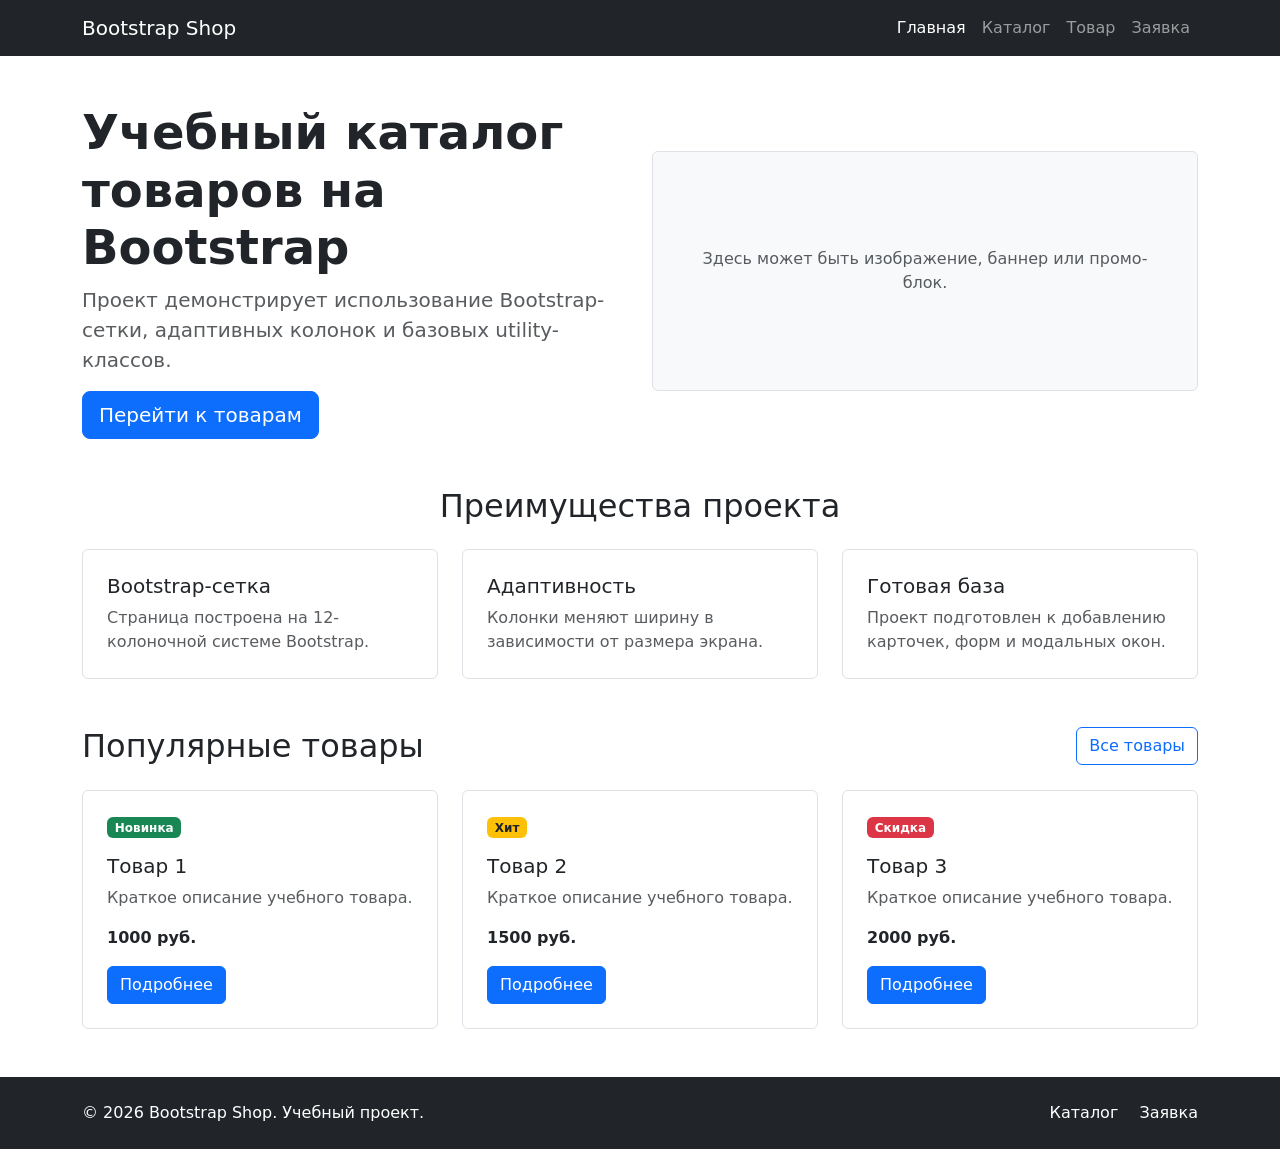
<file: index.html>
﻿<!DOCTYPE html>
<html lang="ru">
<head>
  <meta charset="UTF-8">
  <meta name="viewport" content="width=device-width, initial-scale=1.0">
  <meta name="description" content="Главная страница учебного интернет-магазина на Bootstrap.">
  <title>Bootstrap Shop – Главная</title>
  <!-- Подключение Bootstrap CSS через CDN -->
  <link href="https://cdn.jsdelivr.net/npm/bootstrap@5.3.3/dist/css/bootstrap.min.css" rel="stylesheet">
  <!-- Подключение собственных стилей -->
  <link rel="stylesheet" href="css/custom.css">
  <meta property="og:title" content="Bootstrap Shop – index.html">
  <meta property="og:type" content="website">
  <meta property="og:url" content="https://wqertyhju.github.io/kr2-bootstrap-shop/">
  <link rel="canonical" href="https://wqertyhju.github.io/kr2-bootstrap-shop/">
</head>
<body>

  <!-- Шапка с навигацией (базовый navbar) -->
  <nav class="navbar navbar-expand-lg navbar-dark bg-dark">
    <div class="container">
      <a class="navbar-brand" href="index.html">Bootstrap Shop</a>
      <button class="navbar-toggler" type="button" data-bs-toggle="collapse" data-bs-target="#mainNavbar" aria-controls="mainNavbar" aria-expanded="false" aria-label="Переключить навигацию">
        <span class="navbar-toggler-icon"></span>
      </button>
      <div class="collapse navbar-collapse" id="mainNavbar">
        <ul class="navbar-nav ms-auto">
          <li class="nav-item"><a class="nav-link active" href="index.html">Главная</a></li>
          <li class="nav-item"><a class="nav-link" href="catalog.html">Каталог</a></li>
          <li class="nav-item"><a class="nav-link" href="product.html">Товар</a></li>
          <li class="nav-item"><a class="nav-link" href="order.html">Заявка</a></li>
        </ul>
      </div>
    </div>
  </nav>

  <!-- Hero-блок на Bootstrap-сетке -->
  <main>
    <section class="container my-5">
      <div class="row align-items-center g-4">
        <div class="col-12 col-lg-6">
          <h1 class="display-5 fw-bold">Учебный каталог товаров на Bootstrap</h1>
          <p class="lead text-muted">
            Проект демонстрирует использование Bootstrap-сетки, адаптивных колонок и базовых utility-классов.
          </p>
          <a class="btn btn-primary btn-lg" href="#popular">Перейти к товарам</a>
        </div>
        <div class="col-12 col-lg-6">
          <div class="p-5 bg-light border rounded text-center placeholder-box">
            <p class="mb-0 text-muted">Здесь может быть изображение, баннер или промо-блок.</p>
          </div>
        </div>
      </div>
    </section>

    <!-- Блок преимуществ -->
    <section class="container my-5">
      <h2 class="text-center mb-4">Преимущества проекта</h2>
      <div class="row g-4">
        <div class="col-12 col-md-4">
          <div class="p-4 border rounded h-100 bg-white">
            <h3 class="h5">Bootstrap-сетка</h3>
            <p class="mb-0 text-muted">Страница построена на 12-колоночной системе Bootstrap.</p>
          </div>
        </div>
        <div class="col-12 col-md-4">
          <div class="p-4 border rounded h-100 bg-white">
            <h3 class="h5">Адаптивность</h3>
            <p class="mb-0 text-muted">Колонки меняют ширину в зависимости от размера экрана.</p>
          </div>
        </div>
        <div class="col-12 col-md-4">
          <div class="p-4 border rounded h-100 bg-white">
            <h3 class="h5">Готовая база</h3>
            <p class="mb-0 text-muted">Проект подготовлен к добавлению карточек, форм и модальных окон.</p>
          </div>
        </div>
      </div>
    </section>

    <!-- Блок популярных товаров -->
    <section class="container my-5" id="popular">
      <div class="d-flex justify-content-between align-items-center mb-4">
        <h2 class="mb-0">Популярные товары</h2>
        <a class="btn btn-outline-primary" href="catalog.html">Все товары</a>
      </div>
      <div class="row g-4">
        <!-- Карточка 1 -->
        <div class="col-12 col-md-6 col-lg-4">
          <div class="border rounded h-100 p-4">
            <span class="badge bg-success mb-3">Новинка</span>
            <h3 class="h5">Товар 1</h3>
            <p class="text-muted">Краткое описание учебного товара.</p>
            <p class="fw-bold mb-3">1000 руб.</p>
            <a class="btn btn-primary" href="product.html">Подробнее</a>
          </div>
        </div>
        <!-- Карточка 2 -->
        <div class="col-12 col-md-6 col-lg-4">
          <div class="border rounded h-100 p-4">
            <span class="badge bg-warning text-dark mb-3">Хит</span>
            <h3 class="h5">Товар 2</h3>
            <p class="text-muted">Краткое описание учебного товара.</p>
            <p class="fw-bold mb-3">1500 руб.</p>
            <a class="btn btn-primary" href="product.html">Подробнее</a>
          </div>
        </div>
        <!-- Карточка 3 -->
        <div class="col-12 col-md-6 col-lg-4">
          <div class="border rounded h-100 p-4">
            <span class="badge bg-danger mb-3">Скидка</span>
            <h3 class="h5">Товар 3</h3>
            <p class="text-muted">Краткое описание учебного товара.</p>
            <p class="fw-bold mb-3">2000 руб.</p>
            <a class="btn btn-primary" href="product.html">Подробнее</a>
          </div>
        </div>
      </div>
    </section>
  </main>

  <!-- Подвал -->
  <footer class="bg-dark text-white py-4 mt-5">
    <div class="container">
      <div class="row align-items-center g-3">
        <div class="col-12 col-md-6">
          <p class="mb-0">&copy; 2026 Bootstrap Shop. Учебный проект.</p>
        </div>
        <div class="col-12 col-md-6 text-md-end">
          <a class="text-white text-decoration-none me-3" href="catalog.html">Каталог</a>
          <a class="text-white text-decoration-none" href="order.html">Заявка</a>
        </div>
      </div>
    </div>
  </footer>

  <!-- Подключение Bootstrap JS Bundle (для работы мобильного меню) -->
  <script src="https://cdn.jsdelivr.net/npm/bootstrap@5.3.3/dist/js/bootstrap.bundle.min.js"></script>
</body>
</html>
</file>
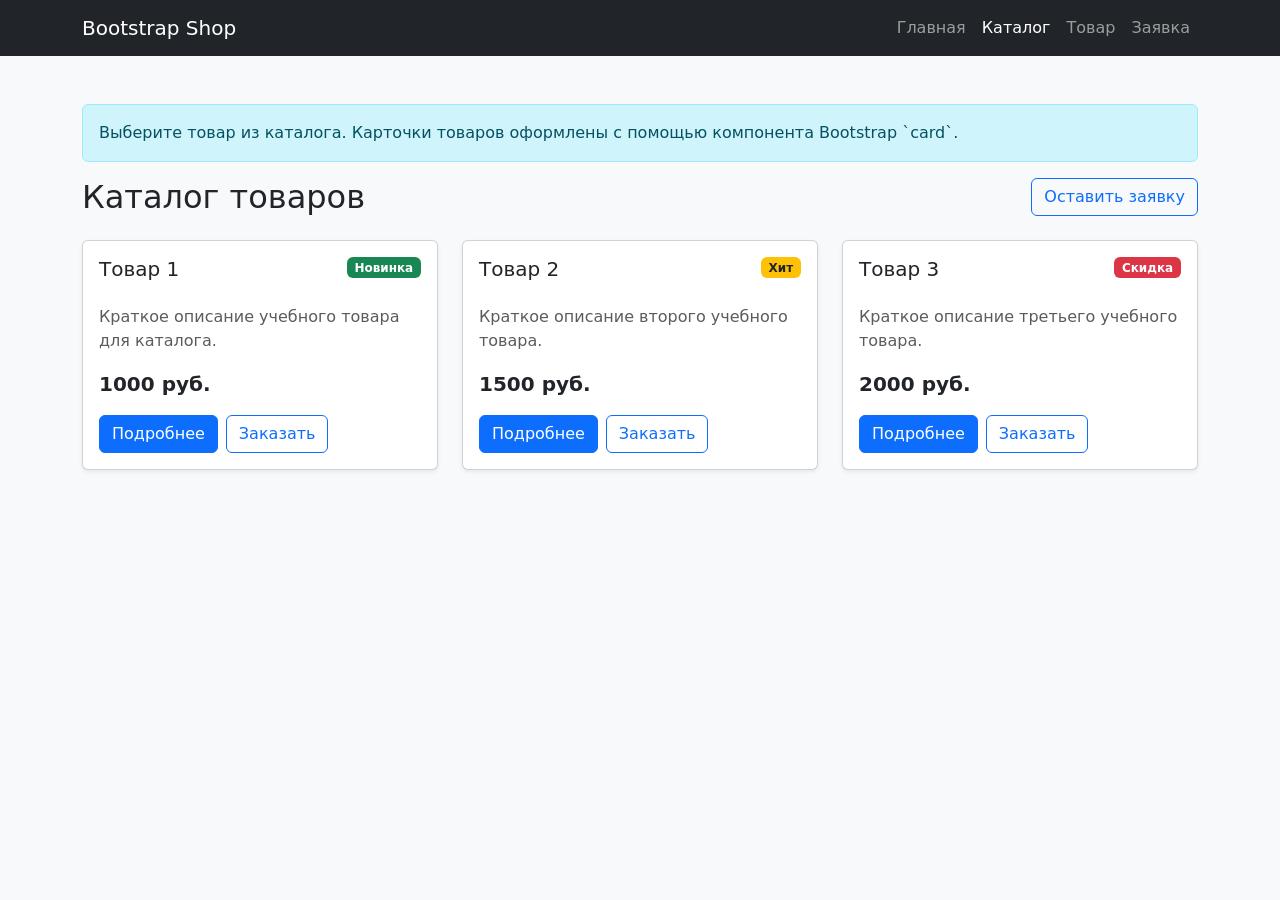
<file: catalog.html>
﻿<!DOCTYPE html>
<html lang="ru">
<head>
  <meta charset="UTF-8">
  <meta name="viewport" content="width=device-width, initial-scale=1.0">
  <meta name="description" content="Каталог товаров учебного интернет-магазина на Bootstrap.">
  <title>Каталог – Bootstrap Shop</title>
  <link href="https://cdn.jsdelivr.net/npm/bootstrap@5.3.3/dist/css/bootstrap.min.css" rel="stylesheet">
  <link rel="stylesheet" href="css/custom.css">
  <meta property="og:title" content="Bootstrap Shop – catalog.html">
  <meta property="og:type" content="website">
  <meta property="og:url" content="https://wqertyhju.github.io/kr2-bootstrap-shop/catalog.html">
  <link rel="canonical" href="https://wqertyhju.github.io/kr2-bootstrap-shop/catalog.html">
</head>
<body class="bg-light">

  <!-- Единая навигация -->
  <nav class="navbar navbar-expand-lg navbar-dark bg-dark">
    <div class="container">
      <a class="navbar-brand" href="index.html">Bootstrap Shop</a>
      <button class="navbar-toggler" type="button" data-bs-toggle="collapse" data-bs-target="#mainNavbar">
        <span class="navbar-toggler-icon"></span>
      </button>
      <div class="collapse navbar-collapse" id="mainNavbar">
        <ul class="navbar-nav ms-auto">
          <li class="nav-item"><a class="nav-link" href="index.html">Главная</a></li>
          <li class="nav-item"><a class="nav-link active" href="catalog.html">Каталог</a></li>
          <li class="nav-item"><a class="nav-link" href="product.html">Товар</a></li>
          <li class="nav-item"><a class="nav-link" href="order.html">Заявка</a></li>
        </ul>
      </div>
    </div>
  </nav>

  <main class="container my-5">
    <div class="alert alert-info" role="alert">
      Выберите товар из каталога. Карточки товаров оформлены с помощью компонента Bootstrap `card`.
    </div>

    <div class="d-flex justify-content-between align-items-center mb-4">
      <h1 class="h2 mb-0">Каталог товаров</h1>
      <a class="btn btn-outline-primary" href="order.html">Оставить заявку</a>
    </div>

    <div class="row g-4">
      <!-- Карточка 1 -->
      <div class="col-12 col-md-6 col-lg-4">
        <div class="card h-100 shadow-sm">
          <div class="card-body d-flex flex-column">
            <div class="d-flex justify-content-between align-items-start mb-3">
              <h2 class="card-title h5">Товар 1</h2>
              <span class="badge bg-success">Новинка</span>
            </div>
            <p class="card-text text-muted">Краткое описание учебного товара для каталога.</p>
            <p class="fw-bold fs-5 mt-auto">1000 руб.</p>
            <div class="d-flex gap-2">
              <a class="btn btn-primary" href="product.html">Подробнее</a>
              <button class="btn btn-outline-primary" type="button" data-bs-toggle="modal" data-bs-target="#orderModal">Заказать</button>
            </div>
          </div>
        </div>
      </div>

      <!-- Карточка 2 -->
      <div class="col-12 col-md-6 col-lg-4">
        <div class="card h-100 shadow-sm">
          <div class="card-body d-flex flex-column">
            <div class="d-flex justify-content-between align-items-start mb-3">
              <h2 class="card-title h5">Товар 2</h2>
              <span class="badge bg-warning text-dark">Хит</span>
            </div>
            <p class="card-text text-muted">Краткое описание второго учебного товара.</p>
            <p class="fw-bold fs-5 mt-auto">1500 руб.</p>
            <div class="d-flex gap-2">
              <a class="btn btn-primary" href="product.html">Подробнее</a>
              <button class="btn btn-outline-primary" type="button" data-bs-toggle="modal" data-bs-target="#orderModal">Заказать</button>
            </div>
          </div>
        </div>
      </div>

      <!-- Карточка 3 -->
      <div class="col-12 col-md-6 col-lg-4">
        <div class="card h-100 shadow-sm">
          <div class="card-body d-flex flex-column">
            <div class="d-flex justify-content-between align-items-start mb-3">
              <h2 class="card-title h5">Товар 3</h2>
              <span class="badge bg-danger">Скидка</span>
            </div>
            <p class="card-text text-muted">Краткое описание третьего учебного товара.</p>
            <p class="fw-bold fs-5 mt-auto">2000 руб.</p>
            <div class="d-flex gap-2">
              <a class="btn btn-primary" href="product.html">Подробнее</a>
              <button class="btn btn-outline-primary" type="button" data-bs-toggle="modal" data-bs-target="#orderModal">Заказать</button>
            </div>
          </div>
        </div>
      </div>
    </div>
  </main>

  <!-- Модальное окно -->
  <div class="modal fade" id="orderModal" tabindex="-1" aria-labelledby="orderModalLabel" aria-hidden="true">
    <div class="modal-dialog">
      <div class="modal-content">
        <div class="modal-header">
          <h2 class="modal-title h5" id="orderModalLabel">Быстрая заявка</h2>
          <button type="button" class="btn-close" data-bs-dismiss="modal" aria-label="Закрыть"></button>
        </div>
        <div class="modal-body">
          <p class="text-muted">Оставьте контактные данные, и менеджер свяжется с вами.</p>
          <form>
            <div class="mb-3">
              <label for="modal-name" class="form-label">Имя</label>
              <input id="modal-name" type="text" class="form-control" required>
            </div>
            <div class="mb-3">
              <label for="modal-phone" class="form-label">Телефон</label>
              <input id="modal-phone" type="tel" class="form-control" required>
            </div>
            <div class="form-check mb-3">
              <input id="modal-agree" class="form-check-input" type="checkbox" required>
              <label class="form-check-label" for="modal-agree">Согласен на обработку данных</label>
            </div>
          </form>
        </div>
        <div class="modal-footer">
          <button type="button" class="btn btn-secondary" data-bs-dismiss="modal">Закрыть</button>
          <button type="button" class="btn btn-primary">Отправить</button>
        </div>
      </div>
    </div>
  </div>

  <script src="https://cdn.jsdelivr.net/npm/bootstrap@5.3.3/dist/js/bootstrap.bundle.min.js"></script>
</body>
</html>
</file>
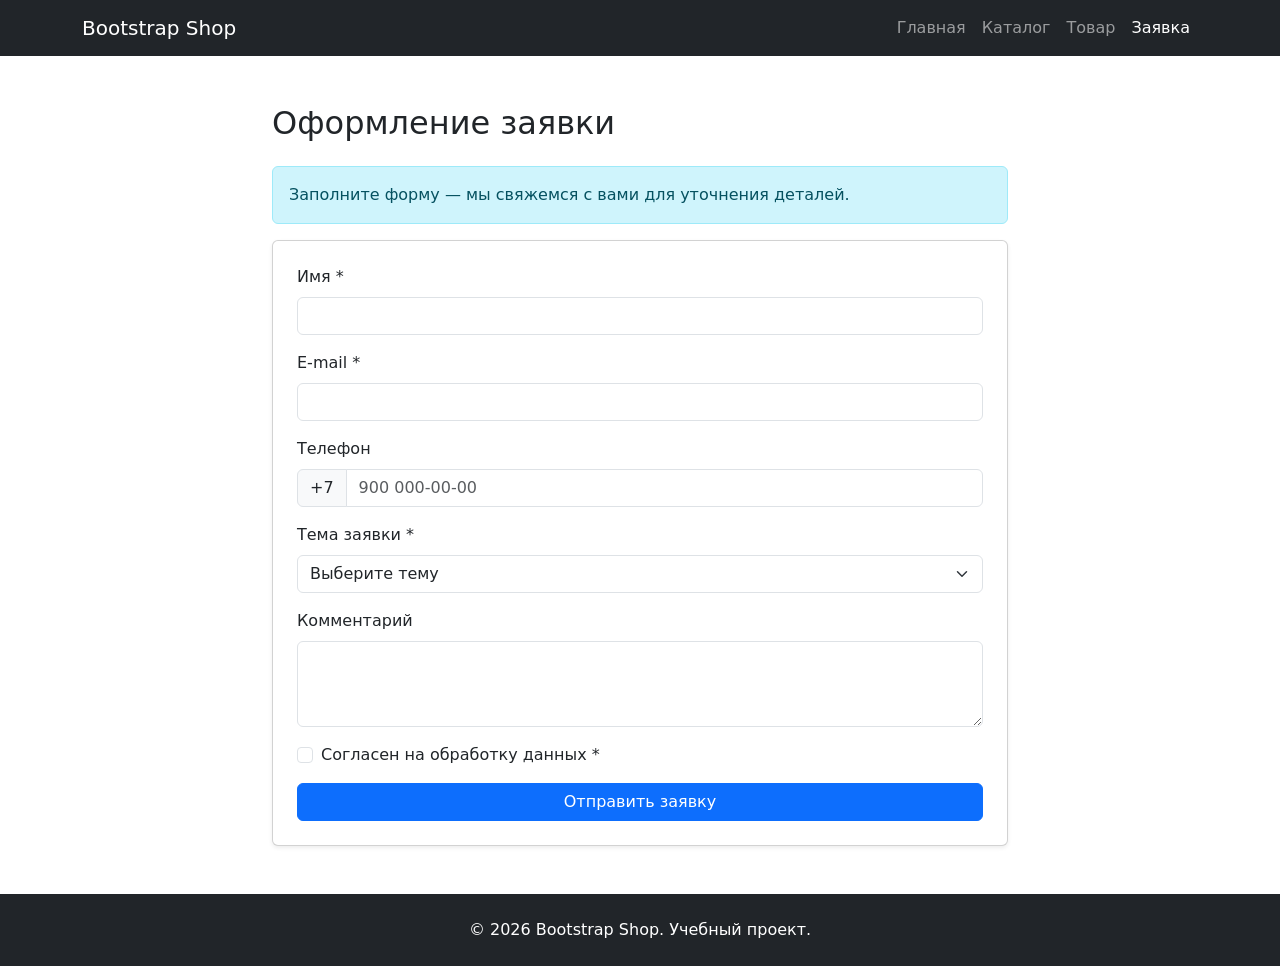
<file: order.html>
﻿<!DOCTYPE html>
<html lang="ru">
<head>
  <meta charset="UTF-8">
  <meta name="viewport" content="width=device-width, initial-scale=1.0">
  <title>Заявка – Bootstrap Shop</title>
  <link href="https://cdn.jsdelivr.net/npm/bootstrap@5.3.3/dist/css/bootstrap.min.css" rel="stylesheet">
  <link rel="stylesheet" href="css/custom.css">
</head>
<body>

  <nav class="navbar navbar-expand-lg navbar-dark bg-dark">
    <div class="container">
      <a class="navbar-brand" href="index.html">Bootstrap Shop</a>
      <button class="navbar-toggler" type="button" data-bs-toggle="collapse" data-bs-target="#mainNavbar">
        <span class="navbar-toggler-icon"></span>
      </button>
      <div class="collapse navbar-collapse" id="mainNavbar">
        <ul class="navbar-nav ms-auto">
          <li class="nav-item"><a class="nav-link" href="index.html">Главная</a></li>
          <li class="nav-item"><a class="nav-link" href="catalog.html">Каталог</a></li>
          <li class="nav-item"><a class="nav-link" href="product.html">Товар</a></li>
          <li class="nav-item"><a class="nav-link active" href="order.html">Заявка</a></li>
        </ul>
      </div>
    </div>
  </nav>

  <main class="container my-5">
    <div class="row justify-content-center">
      <div class="col-12 col-lg-8">
        <h1 class="h2 mb-4">Оформление заявки</h1>

        <div class="alert alert-info" role="alert">
          Заполните форму — мы свяжемся с вами для уточнения деталей.
        </div>

        <form class="card shadow-sm p-4" novalidate>
          <div class="mb-3">
            <label for="name" class="form-label">Имя *</label>
            <input type="text" class="form-control" id="name" name="name" required minlength="2">
          </div>

          <div class="mb-3">
            <label for="email" class="form-label">E-mail *</label>
            <input type="email" class="form-control" id="email" name="email" required>
          </div>

          <div class="mb-3">
            <label for="phone" class="form-label">Телефон</label>
            <div class="input-group">
              <span class="input-group-text">+7</span>
              <input type="tel" class="form-control" id="phone" name="phone" placeholder="900 000-00-00">
            </div>
          </div>

          <div class="mb-3">
            <label for="topic" class="form-label">Тема заявки *</label>
            <select class="form-select" id="topic" name="topic" required>
              <option value="">Выберите тему</option>
              <option value="product">Заказ товара</option>
              <option value="consultation">Консультация</option>
              <option value="delivery">Доставка</option>
            </select>
          </div>

          <div class="mb-3">
            <label for="comment" class="form-label">Комментарий</label>
            <textarea class="form-control" id="comment" name="comment" rows="3"></textarea>
          </div>

          <div class="form-check mb-3">
            <input class="form-check-input" type="checkbox" id="agree" name="agree" required>
            <label class="form-check-label" for="agree">Согласен на обработку данных *</label>
          </div>

          <button type="submit" class="btn btn-primary">Отправить заявку</button>
        </form>
      </div>
    </div>
  </main>

  <footer class="bg-dark text-white py-4 mt-5">
    <div class="container text-center">
      <p class="mb-0">&copy; 2026 Bootstrap Shop. Учебный проект.</p>
    </div>
  </footer>

  <script src="https://cdn.jsdelivr.net/npm/bootstrap@5.3.3/dist/js/bootstrap.bundle.min.js"></script>
</body>
</html>
</file>
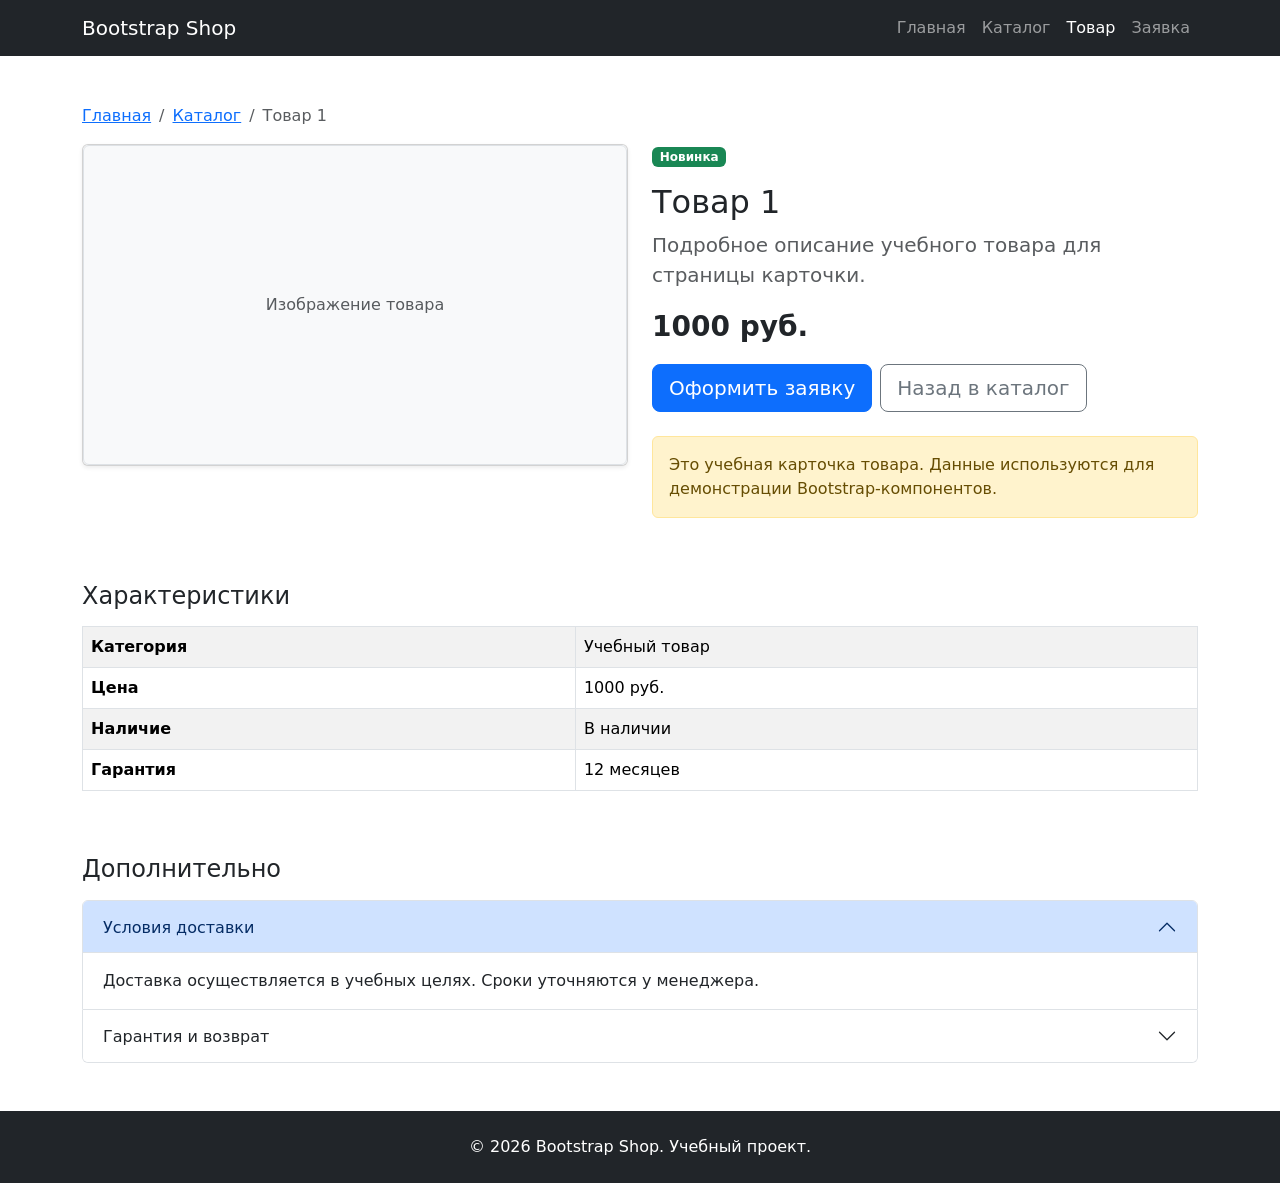
<file: product.html>
﻿<!DOCTYPE html>
<html lang="ru">
<head>
  <meta charset="UTF-8">
  <meta name="viewport" content="width=device-width, initial-scale=1.0">
  <title>Товар – Bootstrap Shop</title>
  <link href="https://cdn.jsdelivr.net/npm/bootstrap@5.3.3/dist/css/bootstrap.min.css" rel="stylesheet">
  <link rel="stylesheet" href="css/custom.css">
</head>
<body>

  <nav class="navbar navbar-expand-lg navbar-dark bg-dark">
    <div class="container">
      <a class="navbar-brand" href="index.html">Bootstrap Shop</a>
      <button class="navbar-toggler" type="button" data-bs-toggle="collapse" data-bs-target="#mainNavbar">
        <span class="navbar-toggler-icon"></span>
      </button>
      <div class="collapse navbar-collapse" id="mainNavbar">
        <ul class="navbar-nav ms-auto">
          <li class="nav-item"><a class="nav-link" href="index.html">Главная</a></li>
          <li class="nav-item"><a class="nav-link" href="catalog.html">Каталог</a></li>
          <li class="nav-item"><a class="nav-link active" href="product.html">Товар</a></li>
          <li class="nav-item"><a class="nav-link" href="order.html">Заявка</a></li>
        </ul>
      </div>
    </div>
  </nav>

  <main class="container my-5">
    <nav aria-label="breadcrumb">
      <ol class="breadcrumb">
        <li class="breadcrumb-item"><a href="index.html">Главная</a></li>
        <li class="breadcrumb-item"><a href="catalog.html">Каталог</a></li>
        <li class="breadcrumb-item active" aria-current="page">Товар 1</li>
      </ol>
    </nav>

    <div class="row g-4">
      <div class="col-12 col-lg-6">
        <div class="card shadow-sm">
          <div class="placeholder-image bg-light border rounded d-flex align-items-center justify-content-center">
            <span class="text-muted">Изображение товара</span>
          </div>
        </div>
      </div>
      <div class="col-12 col-lg-6">
        <span class="badge bg-success mb-3">Новинка</span>
        <h1 class="h2">Товар 1</h1>
        <p class="lead text-muted">Подробное описание учебного товара для страницы карточки.</p>
        <p class="fs-3 fw-bold">1000 руб.</p>
        <div class="d-flex gap-2 mb-4">
          <a class="btn btn-primary btn-lg" href="order.html">Оформить заявку</a>
          <a class="btn btn-outline-secondary btn-lg" href="catalog.html">Назад в каталог</a>
        </div>
        <div class="alert alert-warning" role="alert">
          Это учебная карточка товара. Данные используются для демонстрации Bootstrap-компонентов.
        </div>
      </div>
    </div>

    <section class="mt-5">
      <h2 class="h4 mb-3">Характеристики</h2>
      <div class="table-responsive">
        <table class="table table-striped table-bordered align-middle">
          <tbody>
            <tr><th>Категория</th><td>Учебный товар</td></tr>
            <tr><th>Цена</th><td>1000 руб.</td></tr>
            <tr><th>Наличие</th><td>В наличии</td></tr>
            <tr><th>Гарантия</th><td>12 месяцев</td></tr>
          </tbody>
        </table>
      </div>
    </section>

    <section class="mt-5">
      <h2 class="h4 mb-3">Дополнительно</h2>
      <div class="accordion" id="productAccordion">
        <div class="accordion-item">
          <h3 class="accordion-header">
            <button class="accordion-button" type="button" data-bs-toggle="collapse" data-bs-target="#acc1" aria-expanded="true">
              Условия доставки
            </button>
          </h3>
          <div id="acc1" class="accordion-collapse collapse show" data-bs-parent="#productAccordion">
            <div class="accordion-body">Доставка осуществляется в учебных целях. Сроки уточняются у менеджера.</div>
          </div>
        </div>
        <div class="accordion-item">
          <h3 class="accordion-header">
            <button class="accordion-button collapsed" type="button" data-bs-toggle="collapse" data-bs-target="#acc2" aria-expanded="false">
              Гарантия и возврат
            </button>
          </h3>
          <div id="acc2" class="accordion-collapse collapse" data-bs-parent="#productAccordion">
            <div class="accordion-body">Гарантия 12 месяцев. Возврат — по условиям учебного проекта.</div>
          </div>
        </div>
      </div>
    </section>
  </main>

  <footer class="bg-dark text-white py-4 mt-5">
    <div class="container text-center">
      <p class="mb-0">&copy; 2026 Bootstrap Shop. Учебный проект.</p>
    </div>
  </footer>

  <script src="https://cdn.jsdelivr.net/npm/bootstrap@5.3.3/dist/js/bootstrap.bundle.min.js"></script>
</body>
</html>
</file>
<file: css/custom.css>
﻿/* Минимальные собственные стили поверх Bootstrap */
body {
  min-height: 100vh;
}

/* Временный блок для изображения */
.placeholder-box {
  min-height: 240px;
  display: flex;
  align-items: center;
  justify-content: center;
}

.placeholder-image {
  min-height: 320px;
}

.card-img-top {
  height: 180px;
  object-fit: cover;
}
</file>
